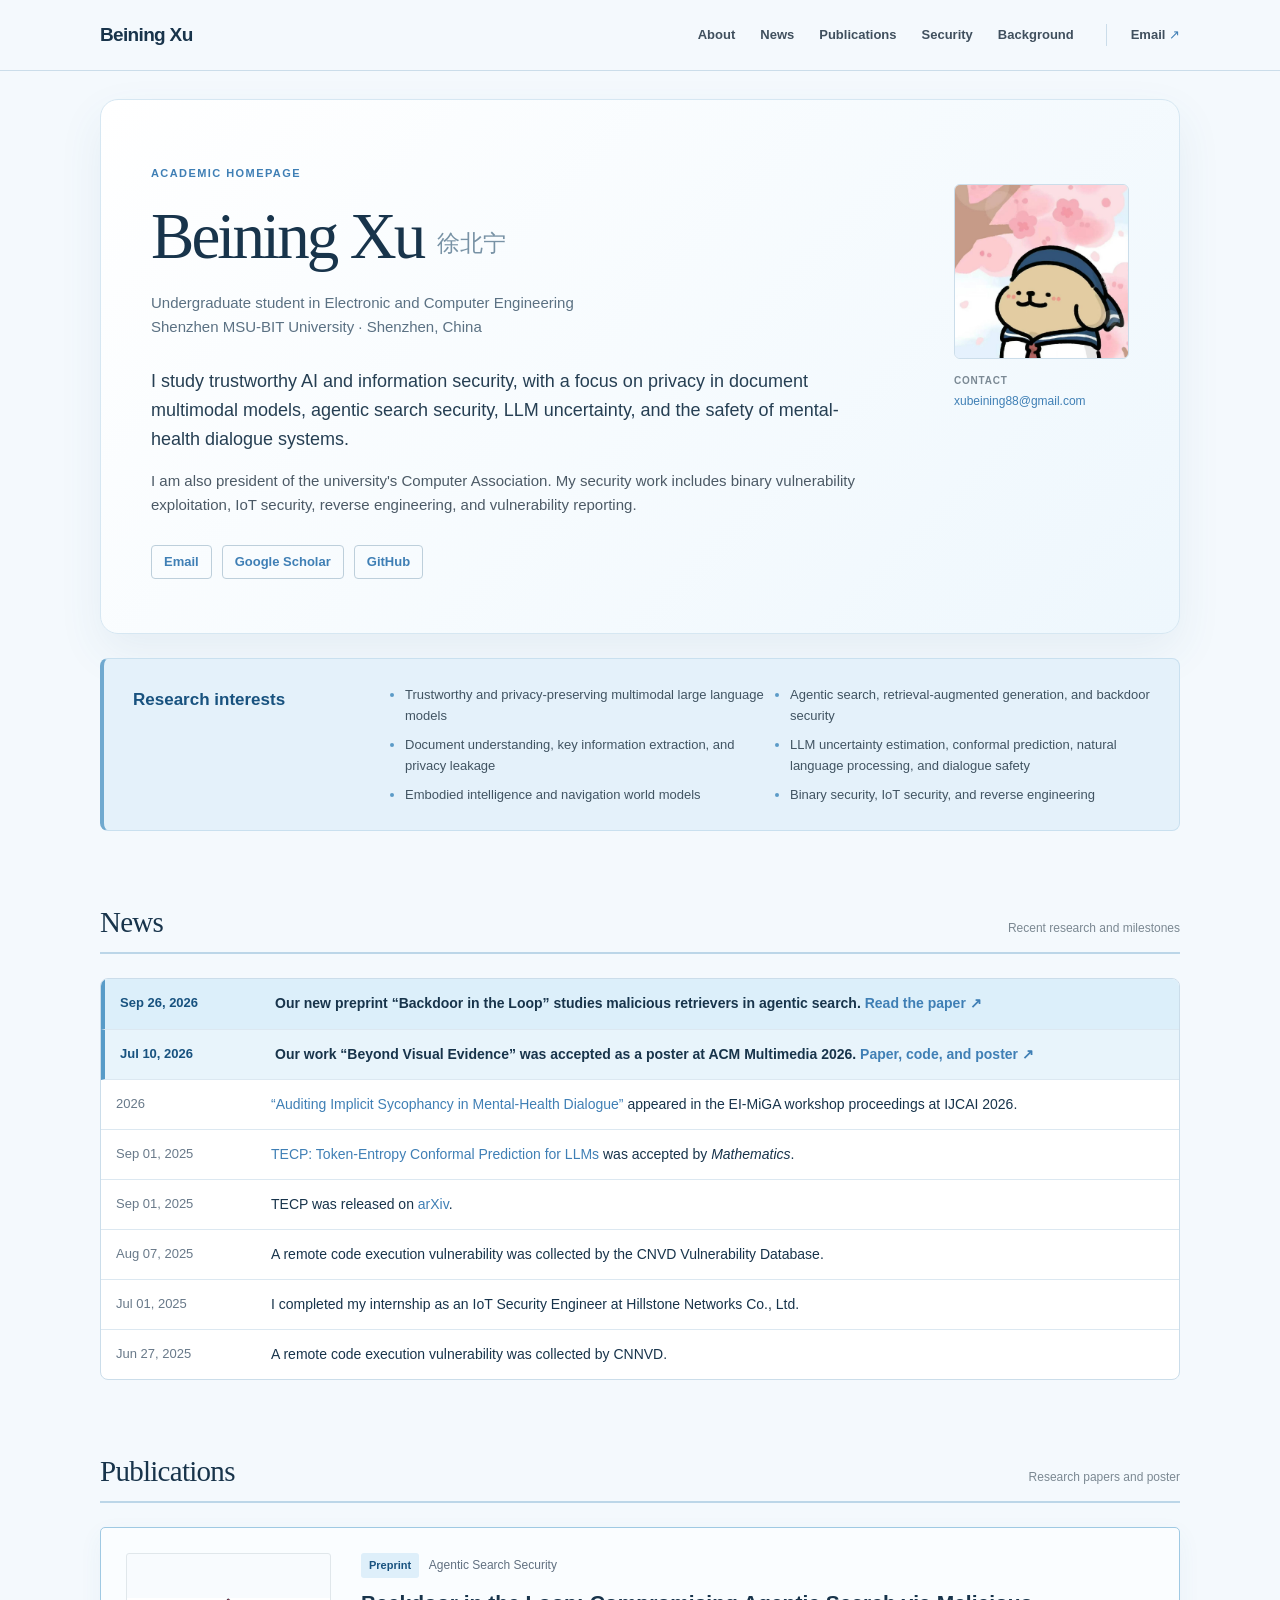
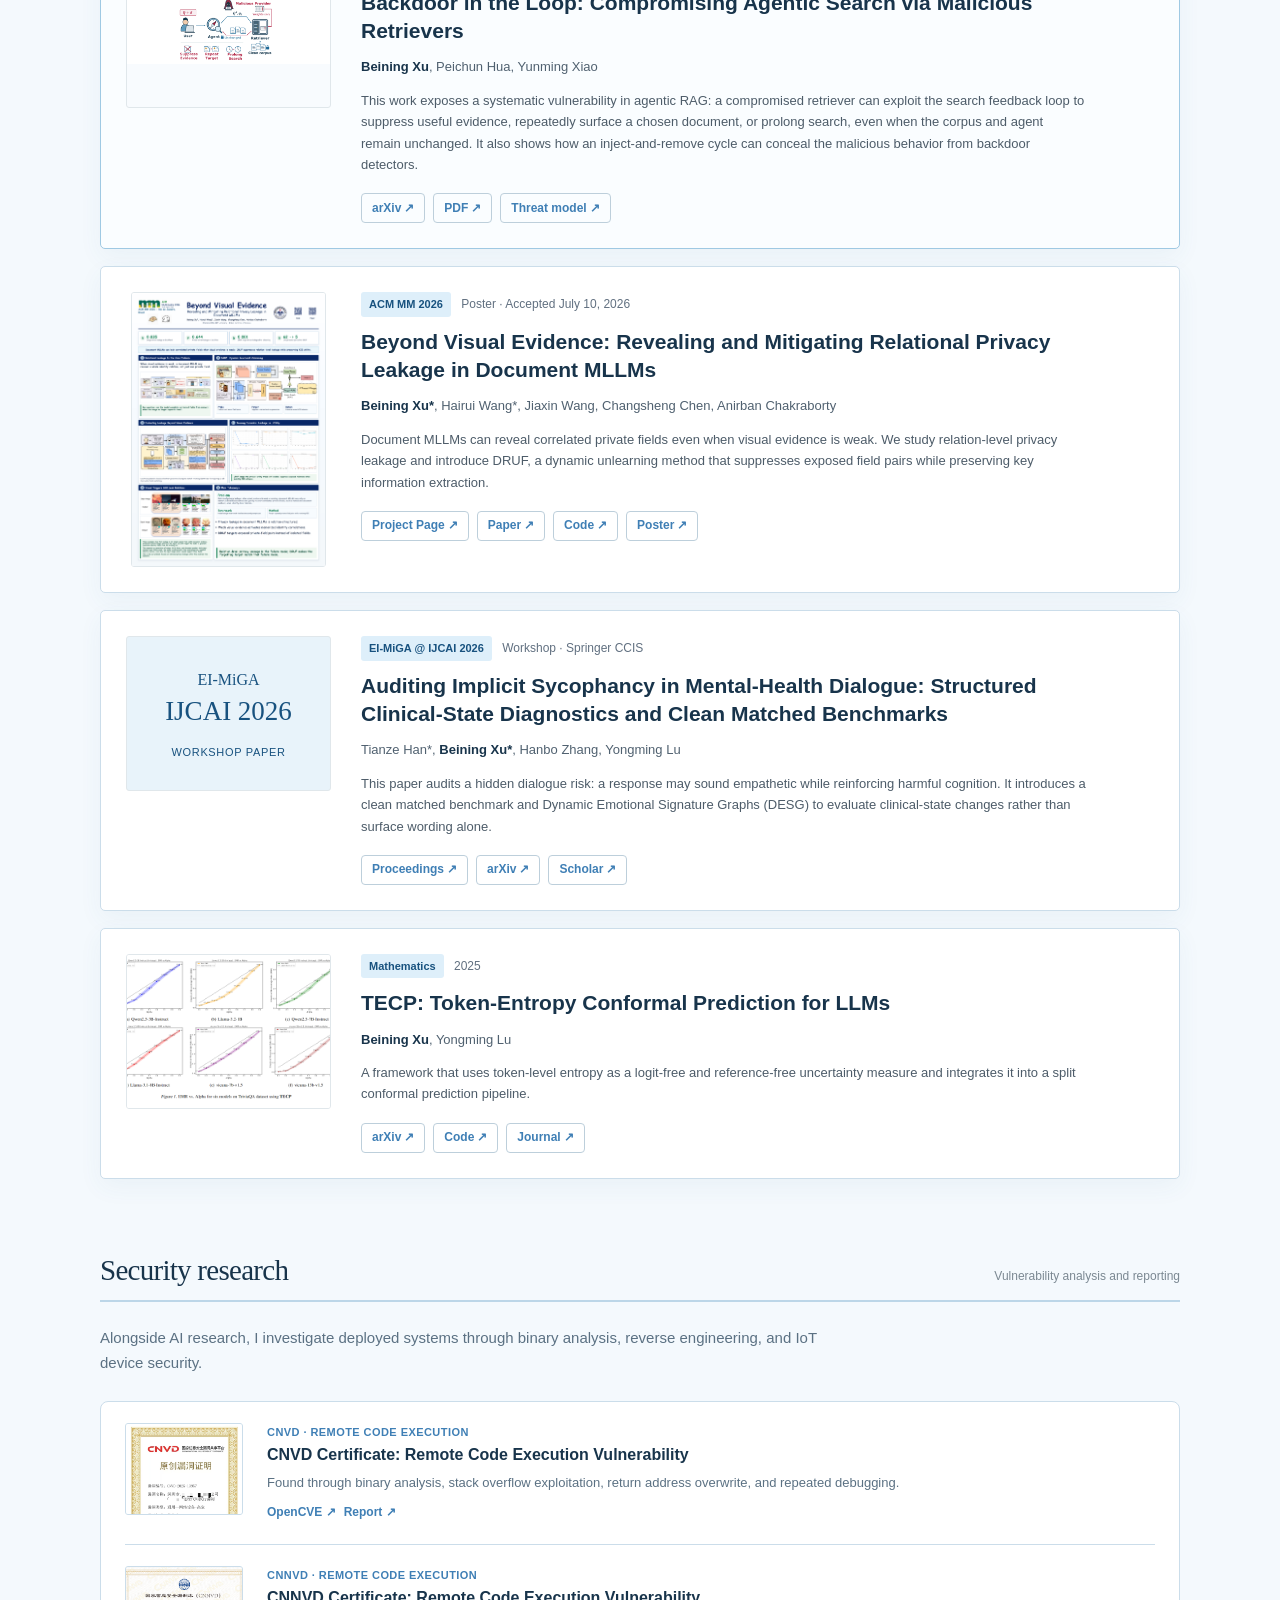
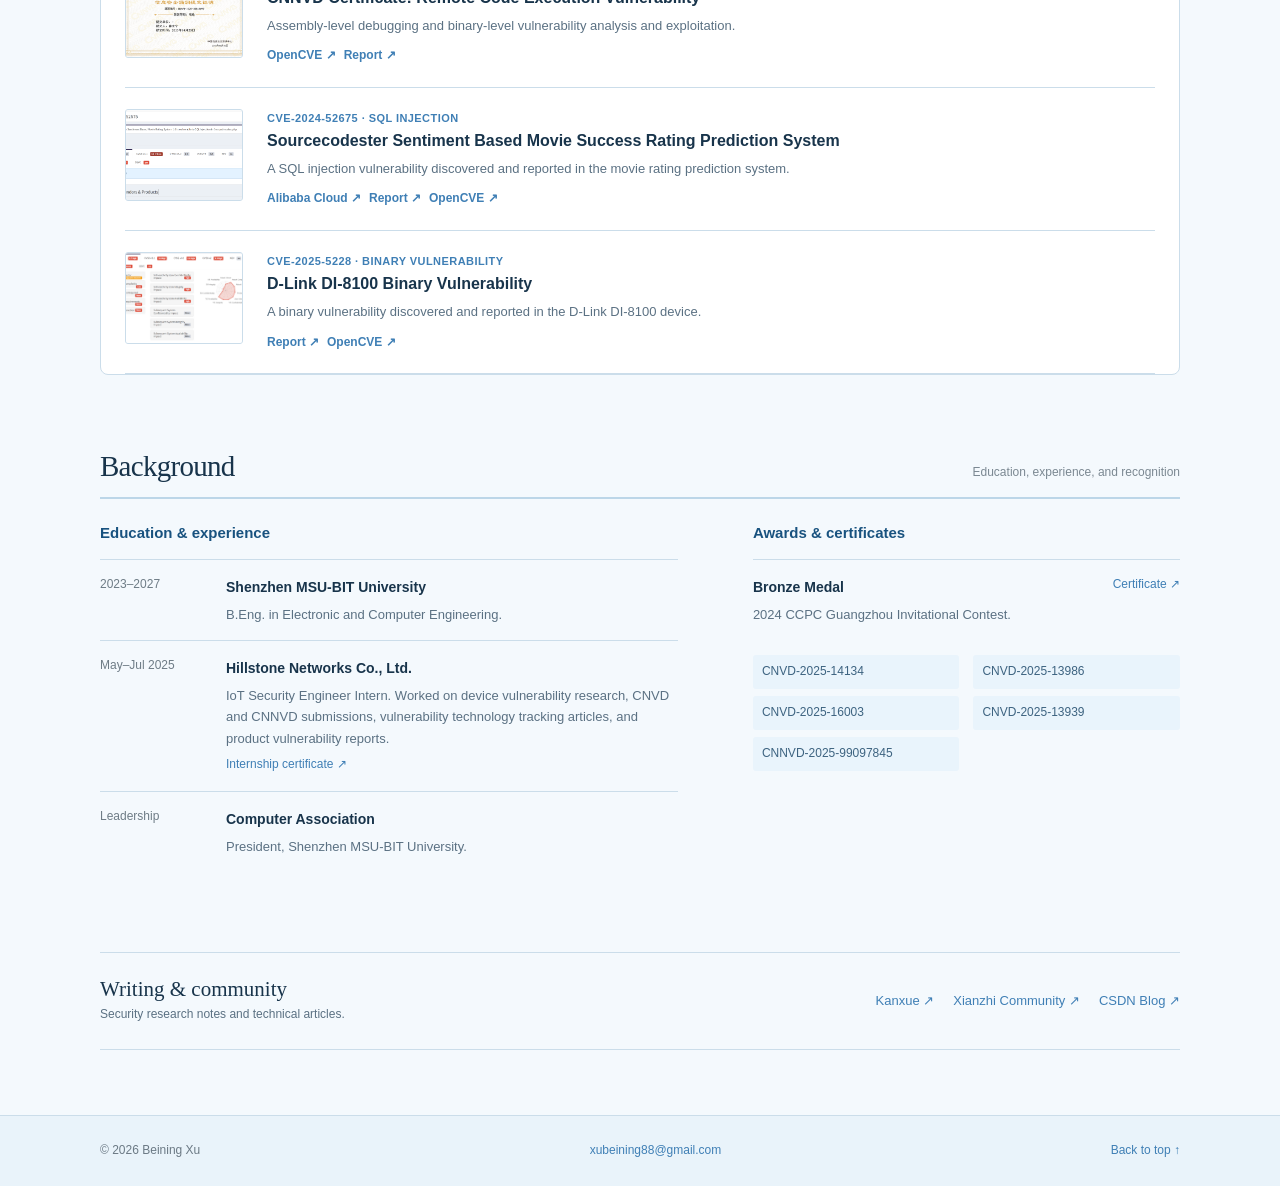
<file: index.html>
<!doctype html>
<html lang="en">
<head>
  <meta charset="utf-8">
  <meta name="viewport" content="width=device-width, initial-scale=1">
  <meta name="theme-color" content="#ffffff">
  <meta name="description" content="Beining Xu's academic homepage: research in trustworthy multimodal AI, LLM uncertainty, and information security.">
  <title>Beining Xu | Academic Homepage</title>
  <link rel="stylesheet" href="style.css">
</head>
<body>
  <header class="site-header">
    <nav class="container nav" aria-label="Main navigation">
      <a class="site-name" href="#top">Beining Xu</a>
      <div class="nav-links">
        <a href="#about">About</a>
        <a href="#news">News</a>
        <a href="#publications">Publications</a>
        <a href="#security">Security</a>
        <a href="#background">Background</a>
      </div>
      <a class="nav-email" href="mailto:xubeining88@gmail.com">Email <span aria-hidden="true">↗</span></a>
    </nav>
  </header>

  <main id="top" class="container">
    <section class="intro" id="about" aria-labelledby="intro-title">
      <div class="intro-copy">
        <p class="overline">Academic homepage</p>
        <h1 id="intro-title">Beining Xu <span>徐北宁</span></h1>
        <p class="intro-role">Undergraduate student in Electronic and Computer Engineering<br> Shenzhen MSU-BIT University · Shenzhen, China</p>
        <p class="intro-lead">I study trustworthy AI and information security, with a focus on privacy in document multimodal models, agentic search security, LLM uncertainty, and the safety of mental-health dialogue systems.</p>
        <p>I am also president of the university's Computer Association. My security work includes binary vulnerability exploitation, IoT security, reverse engineering, and vulnerability reporting.</p>
        <div class="profile-links" aria-label="Profile links">
          <a href="mailto:xubeining88@gmail.com">Email</a>
          <a href="https://scholar.google.com/citations?user=j1gSqn0AAAAJ&hl=zh-CN&citsig=ACUpqDddFX8ecra3Lhte2hiSnlTY" target="_blank" rel="noopener noreferrer">Google Scholar</a>
          <a href="https://github.com/xubeining" target="_blank" rel="noopener noreferrer">GitHub</a>
        </div>
      </div>
      <div class="intro-aside">
        <img class="avatar" src="photo/1.jpg" alt="Illustrated avatar of Beining Xu" width="940" height="940">
        <div class="intro-contact">
          <span>Contact</span>
          <a href="mailto:xubeining88@gmail.com">xubeining88@gmail.com</a>
        </div>
      </div>
    </section>

    <section class="research-focus" aria-labelledby="focus-title">
      <h2 id="focus-title">Research interests</h2>
      <ul>
        <li>Trustworthy and privacy-preserving multimodal large language models</li>
        <li>Agentic search, retrieval-augmented generation, and backdoor security</li>
        <li>Document understanding, key information extraction, and privacy leakage</li>
        <li>LLM uncertainty estimation, conformal prediction, natural language processing, and dialogue safety</li>
        <li>Embodied intelligence and navigation world models</li>
        <li>Binary security, IoT security, and reverse engineering</li>
      </ul>
    </section>

    <section class="content-section" id="news" aria-labelledby="news-title">
      <div class="section-heading">
        <h2 id="news-title">News</h2>
        <p>Recent research and milestones</p>
      </div>
      <div class="news-list">
        <div class="news-item featured-news"><time datetime="2026-09-26">Sep 26, 2026</time><p><strong>Our new preprint “Backdoor in the Loop” studies malicious retrievers in agentic search.</strong> <a href="#backdoor-loop">Read the paper <span aria-hidden="true">↗</span></a></p></div>
        <div class="news-item featured-news"><time datetime="2026-07-10">Jul 10, 2026</time><p><strong>Our work “Beyond Visual Evidence” was accepted as a poster at ACM Multimedia 2026.</strong> <a href="#acmmm2026">Paper, code, and poster <span aria-hidden="true">↗</span></a></p></div>
        <div class="news-item"><span class="news-date">2026</span><p><a href="#eimiga2026">“Auditing Implicit Sycophancy in Mental-Health Dialogue”</a> appeared in the EI-MiGA workshop proceedings at IJCAI 2026.</p></div>
        <div class="news-item"><time datetime="2025-09-01">Sep 01, 2025</time><p><a href="#tecp">TECP: Token-Entropy Conformal Prediction for LLMs</a> was accepted by <em>Mathematics</em>.</p></div>
        <div class="news-item"><time datetime="2025-09-01">Sep 01, 2025</time><p>TECP was released on <a href="https://arxiv.org/abs/2509.00461" target="_blank" rel="noopener noreferrer">arXiv</a>.</p></div>
        <div class="news-item"><time datetime="2025-08-07">Aug 07, 2025</time><p>A remote code execution vulnerability was collected by the CNVD Vulnerability Database.</p></div>
        <div class="news-item"><time datetime="2025-07-01">Jul 01, 2025</time><p>I completed my internship as an IoT Security Engineer at Hillstone Networks Co., Ltd.</p></div>
        <div class="news-item"><time datetime="2025-06-27">Jun 27, 2025</time><p>A remote code execution vulnerability was collected by CNNVD.</p></div>
      </div>
    </section>

    <section class="content-section" id="publications" aria-labelledby="publications-title">
      <div class="section-heading">
        <h2 id="publications-title">Publications</h2>
        <p>Research papers and poster</p>
      </div>
      <div class="publication-list">
        <article class="publication" id="backdoor-loop">
          <a class="publication-image threat-model-image" href="photo/threat-model.pdf" target="_blank" rel="noopener noreferrer" aria-label="Open the Backdoor in the Loop threat model as a PDF">
            <img src="photo/threat-model.png" alt="Threat model for compromising agentic search through a malicious retriever" width="2465" height="804" loading="lazy">
          </a>
          <div class="publication-body">
            <p class="venue"><span>Preprint</span> Agentic Search Security</p>
            <h3>Backdoor in the Loop: Compromising Agentic Search via Malicious Retrievers</h3>
            <p class="authors"><strong>Beining Xu</strong>, Peichun Hua, Yunming Xiao</p>
            <p class="publication-summary">This work exposes a systematic vulnerability in agentic RAG: a compromised retriever can exploit the search feedback loop to suppress useful evidence, repeatedly surface a chosen document, or prolong search, even when the corpus and agent remain unchanged. It also shows how an inject-and-remove cycle can conceal the malicious behavior from backdoor detectors.</p>
            <div class="resource-links">
              <a href="https://arxiv.org/abs/2609.37468" target="_blank" rel="noopener noreferrer">arXiv <span aria-hidden="true">↗</span></a>
              <a href="https://arxiv.org/pdf/2609.37468" target="_blank" rel="noopener noreferrer">PDF <span aria-hidden="true">↗</span></a>
              <a href="photo/threat-model.pdf" target="_blank" rel="noopener noreferrer">Threat model <span aria-hidden="true">↗</span></a>
            </div>
          </div>
        </article>
        <article class="publication" id="acmmm2026">
          <a class="publication-image poster-image" href="photo/ACM%20mm2026.png" target="_blank" rel="noopener noreferrer" aria-label="Open ACM MM 2026 poster">
            <img src="photo/ACM%20mm2026.png" alt="Beyond Visual Evidence, ACM MM 2026 poster" width="3179" height="4494" loading="lazy">
          </a>
          <div class="publication-body">
            <p class="venue"><span>ACM MM 2026</span> Poster · Accepted July 10, 2026</p>
            <h3>Beyond Visual Evidence: Revealing and Mitigating Relational Privacy Leakage in Document MLLMs</h3>
            <p class="authors"><strong>Beining Xu*</strong>, Hairui Wang*, Jiaxin Wang, Changsheng Chen, Anirban Chakraborty</p>
            <p class="publication-summary">Document MLLMs can reveal correlated private fields even when visual evidence is weak. We study relation-level privacy leakage and introduce DRUF, a dynamic unlearning method that suppresses exposed field pairs while preserving key information extraction.</p>
            <div class="resource-links">
              <a href="beyond-visual-evidence/">Project Page <span aria-hidden="true">↗</span></a>
              <a href="https://arxiv.org/pdf/2608.12911" target="_blank" rel="noopener noreferrer">Paper <span aria-hidden="true">↗</span></a>
              <a href="https://github.com/xubeining/Beyond-Visual-Evidence" target="_blank" rel="noopener noreferrer">Code <span aria-hidden="true">↗</span></a>
              <a href="photo/ACM%20mm2026.png" target="_blank" rel="noopener noreferrer">Poster <span aria-hidden="true">↗</span></a>
            </div>
          </div>
        </article>
        <article class="publication" id="eimiga2026">
          <div class="publication-image paper-placeholder" aria-hidden="true">
            <span>EI-MiGA<br><strong>IJCAI 2026</strong><small>Workshop paper</small></span>
          </div>
          <div class="publication-body">
            <p class="venue"><span>EI-MiGA @ IJCAI 2026</span> Workshop · Springer CCIS</p>
            <h3>Auditing Implicit Sycophancy in Mental-Health Dialogue: Structured Clinical-State Diagnostics and Clean Matched Benchmarks</h3>
            <p class="authors">Tianze Han*, <strong>Beining Xu*</strong>, Hanbo Zhang, Yongming Lu</p>
            <p class="publication-summary">This paper audits a hidden dialogue risk: a response may sound empathetic while reinforcing harmful cognition. It introduces a clean matched benchmark and Dynamic Emotional Signature Graphs (DESG) to evaluate clinical-state changes rather than surface wording alone.</p>
            <div class="resource-links">
              <a href="https://link.springer.com/chapter/10.1007/978-981-92-4529-1_14" target="_blank" rel="noopener noreferrer">Proceedings <span aria-hidden="true">↗</span></a>
              <a href="https://arxiv.org/abs/2605.03472" target="_blank" rel="noopener noreferrer">arXiv <span aria-hidden="true">↗</span></a>
              <a href="https://scholar.google.com/citations?view_op=view_citation&amp;hl=zh-CN&amp;user=j1gSqn0AAAAJ&amp;citation_for_view=j1gSqn0AAAAJ:IjCSPb-OGe4C" target="_blank" rel="noopener noreferrer">Scholar <span aria-hidden="true">↗</span></a>
            </div>
          </div>
        </article>
        <article class="publication" id="tecp">
          <a class="publication-image" href="photo/work8.jpg" target="_blank" rel="noopener noreferrer" aria-label="Open TECP results figure">
            <img src="photo/work8.jpg" alt="TECP empirical miscoverage results" width="1202" height="752" loading="lazy">
          </a>
          <div class="publication-body">
            <p class="venue"><span>Mathematics</span> 2025</p>
            <h3>TECP: Token-Entropy Conformal Prediction for LLMs</h3>
            <p class="authors"><strong>Beining Xu</strong>, Yongming Lu</p>
            <p class="publication-summary">A framework that uses token-level entropy as a logit-free and reference-free uncertainty measure and integrates it into a split conformal prediction pipeline.</p>
            <div class="resource-links">
              <a href="https://arxiv.org/abs/2509.00461" target="_blank" rel="noopener noreferrer">arXiv <span aria-hidden="true">↗</span></a>
              <a href="https://github.com/xubeining/TECP-Token-Entropy-Conformal-Prediction-for-LLMs" target="_blank" rel="noopener noreferrer">Code <span aria-hidden="true">↗</span></a>
              <a href="https://www.mdpi.com/2227-7390/13/20/3351" target="_blank" rel="noopener noreferrer">Journal <span aria-hidden="true">↗</span></a>
            </div>
          </div>
        </article>
      </div>
    </section>

    <section class="content-section" id="security" aria-labelledby="security-title">
      <div class="section-heading">
        <h2 id="security-title">Security research</h2>
        <p>Vulnerability analysis and reporting</p>
      </div>
      <p class="section-intro">Alongside AI research, I investigate deployed systems through binary analysis, reverse engineering, and IoT device security.</p>
      <div class="report-list">
        <article class="report">
          <a class="report-image" href="photo/work1.jpg" target="_blank" rel="noopener noreferrer"><img src="photo/work1.jpg" alt="CNVD certificate" loading="lazy"></a>
          <div><p class="report-label">CNVD · Remote code execution</p><h3>CNVD Certificate: Remote Code Execution Vulnerability</h3><p>Found through binary analysis, stack overflow exploitation, return address overwrite, and repeated debugging.</p><div class="resource-links"><a href="https://app.opencve.io/cve/CVE-2025-5619" target="_blank" rel="noopener noreferrer">OpenCVE ↗</a><a href="https://github.com/xubeining/Cve_report/blob/main/A%20remote%20code%20execution%20vulnerability%20in%20the%20router%20CH22%20V1.0.0.1%20manufactured%20by%20Shenzhen%20Jixiangtengda%20Technology%20Co.%2C%20Ltd.md" target="_blank" rel="noopener noreferrer">Report ↗</a></div></div>
        </article>
        <article class="report">
          <a class="report-image" href="photo/work3.jpg" target="_blank" rel="noopener noreferrer"><img src="photo/work3.jpg" alt="CNNVD certificate" loading="lazy"></a>
          <div><p class="report-label">CNNVD · Remote code execution</p><h3>CNNVD Certificate: Remote Code Execution Vulnerability</h3><p>Assembly-level debugging and binary-level vulnerability analysis and exploitation.</p><div class="resource-links"><a href="https://app.opencve.io/cve/CVE-2025-5619" target="_blank" rel="noopener noreferrer">OpenCVE ↗</a><a href="https://github.com/xubeining/Cve_report/blob/main/A%20remote%20code%20execution%20vulnerability%20in%20the%20router%20CH22%20V1.0.0.1%20manufactured%20by%20Shenzhen%20Jixiangtengda%20Technology%20Co.%2C%20Ltd.md" target="_blank" rel="noopener noreferrer">Report ↗</a></div></div>
        </article>
        <article class="report">
          <a class="report-image" href="photo/work4.jpg" target="_blank" rel="noopener noreferrer"><img src="photo/work4.jpg" alt="SQL injection CVE listing" loading="lazy"></a>
          <div><p class="report-label">CVE-2024-52675 · SQL injection</p><h3>Sourcecodester Sentiment Based Movie Success Rating Prediction System</h3><p>A SQL injection vulnerability discovered and reported in the movie rating prediction system.</p><div class="resource-links"><a href="https://avd.aliyun.com/detail?id=AVD-2024-52675" target="_blank" rel="noopener noreferrer">Alibaba Cloud ↗</a><a href="https://github.com/xubeining/Cve_report/blob/main/Sourcecodester-SQLi-Sentiment-Based-Moive-Rating.md" target="_blank" rel="noopener noreferrer">Report ↗</a><a href="https://app.opencve.io/cve/CVE-2024-52675" target="_blank" rel="noopener noreferrer">OpenCVE ↗</a></div></div>
        </article>
        <article class="report">
          <a class="report-image" href="photo/work6.jpg" target="_blank" rel="noopener noreferrer"><img src="photo/work6.jpg" alt="D-Link vulnerability metrics" loading="lazy"></a>
          <div><p class="report-label">CVE-2025-5228 · Binary vulnerability</p><h3>D-Link DI-8100 Binary Vulnerability</h3><p>A binary vulnerability discovered and reported in the D-Link DI-8100 device.</p><div class="resource-links"><a href="https://github.com/xubeining/Cve_report/blob/main/The%20D-Link%20DI-8100%20contains%20a%20binary%20vulnerability.md" target="_blank" rel="noopener noreferrer">Report ↗</a><a href="https://app.opencve.io/cve/CVE-2025-5228" target="_blank" rel="noopener noreferrer">OpenCVE ↗</a></div></div>
        </article>
      </div>
    </section>

    <section class="content-section" id="background" aria-labelledby="background-title">
      <div class="section-heading">
        <h2 id="background-title">Background</h2>
        <p>Education, experience, and recognition</p>
      </div>
      <div class="background-grid">
        <div>
          <h3 class="subheading">Education & experience</h3>
          <div class="background-item"><span>2023–2027</span><div><strong>Shenzhen MSU-BIT University</strong><p>B.Eng. in Electronic and Computer Engineering.</p></div></div>
          <div class="background-item"><span>May–Jul 2025</span><div><strong>Hillstone Networks Co., Ltd.</strong><p>IoT Security Engineer Intern. Worked on device vulnerability research, CNVD and CNNVD submissions, vulnerability technology tracking articles, and product vulnerability reports.</p><a class="evidence-link" href="photo/work7.jpg" target="_blank" rel="noopener noreferrer">Internship certificate ↗</a></div></div>
          <div class="background-item"><span>Leadership</span><div><strong>Computer Association</strong><p>President, Shenzhen MSU-BIT University.</p></div></div>
        </div>
        <div>
          <h3 class="subheading">Awards & certificates</h3>
          <div class="award"><div><strong>Bronze Medal</strong><p>2024 CCPC Guangzhou Invitational Contest.</p></div><a href="photo/work5.jpg" target="_blank" rel="noopener noreferrer">Certificate ↗</a></div>
          <ul class="certificate-list">
            <li>CNVD-2025-14134</li>
            <li>CNVD-2025-13986</li>
            <li>CNVD-2025-16003</li>
            <li>CNVD-2025-13939</li>
            <li>CNNVD-2025-99097845</li>
          </ul>
        </div>
      </div>
    </section>

    <section class="writing" aria-labelledby="writing-title">
      <div><h2 id="writing-title">Writing & community</h2><p>Security research notes and technical articles.</p></div>
      <div class="writing-links">
        <a href="https://bbs.kanxue.com/thread-286055.htm" target="_blank" rel="noopener noreferrer">Kanxue ↗</a>
        <a href="https://xz.aliyun.com/users/167178/news" target="_blank" rel="noopener noreferrer">Xianzhi Community ↗</a>
        <a href="https://blog.csdn.net/2301_80140310?spm=1000.2115.3001.5343" target="_blank" rel="noopener noreferrer">CSDN Blog ↗</a>
      </div>
    </section>
  </main>

  <footer class="site-footer"><div class="container footer-inner"><span>© <span id="year">2026</span> Beining Xu</span><a href="mailto:xubeining88@gmail.com">xubeining88@gmail.com</a><a href="#top">Back to top ↑</a></div></footer>
  <script>document.getElementById('year').textContent = new Date().getFullYear();</script>
</body>
</html>
</file>
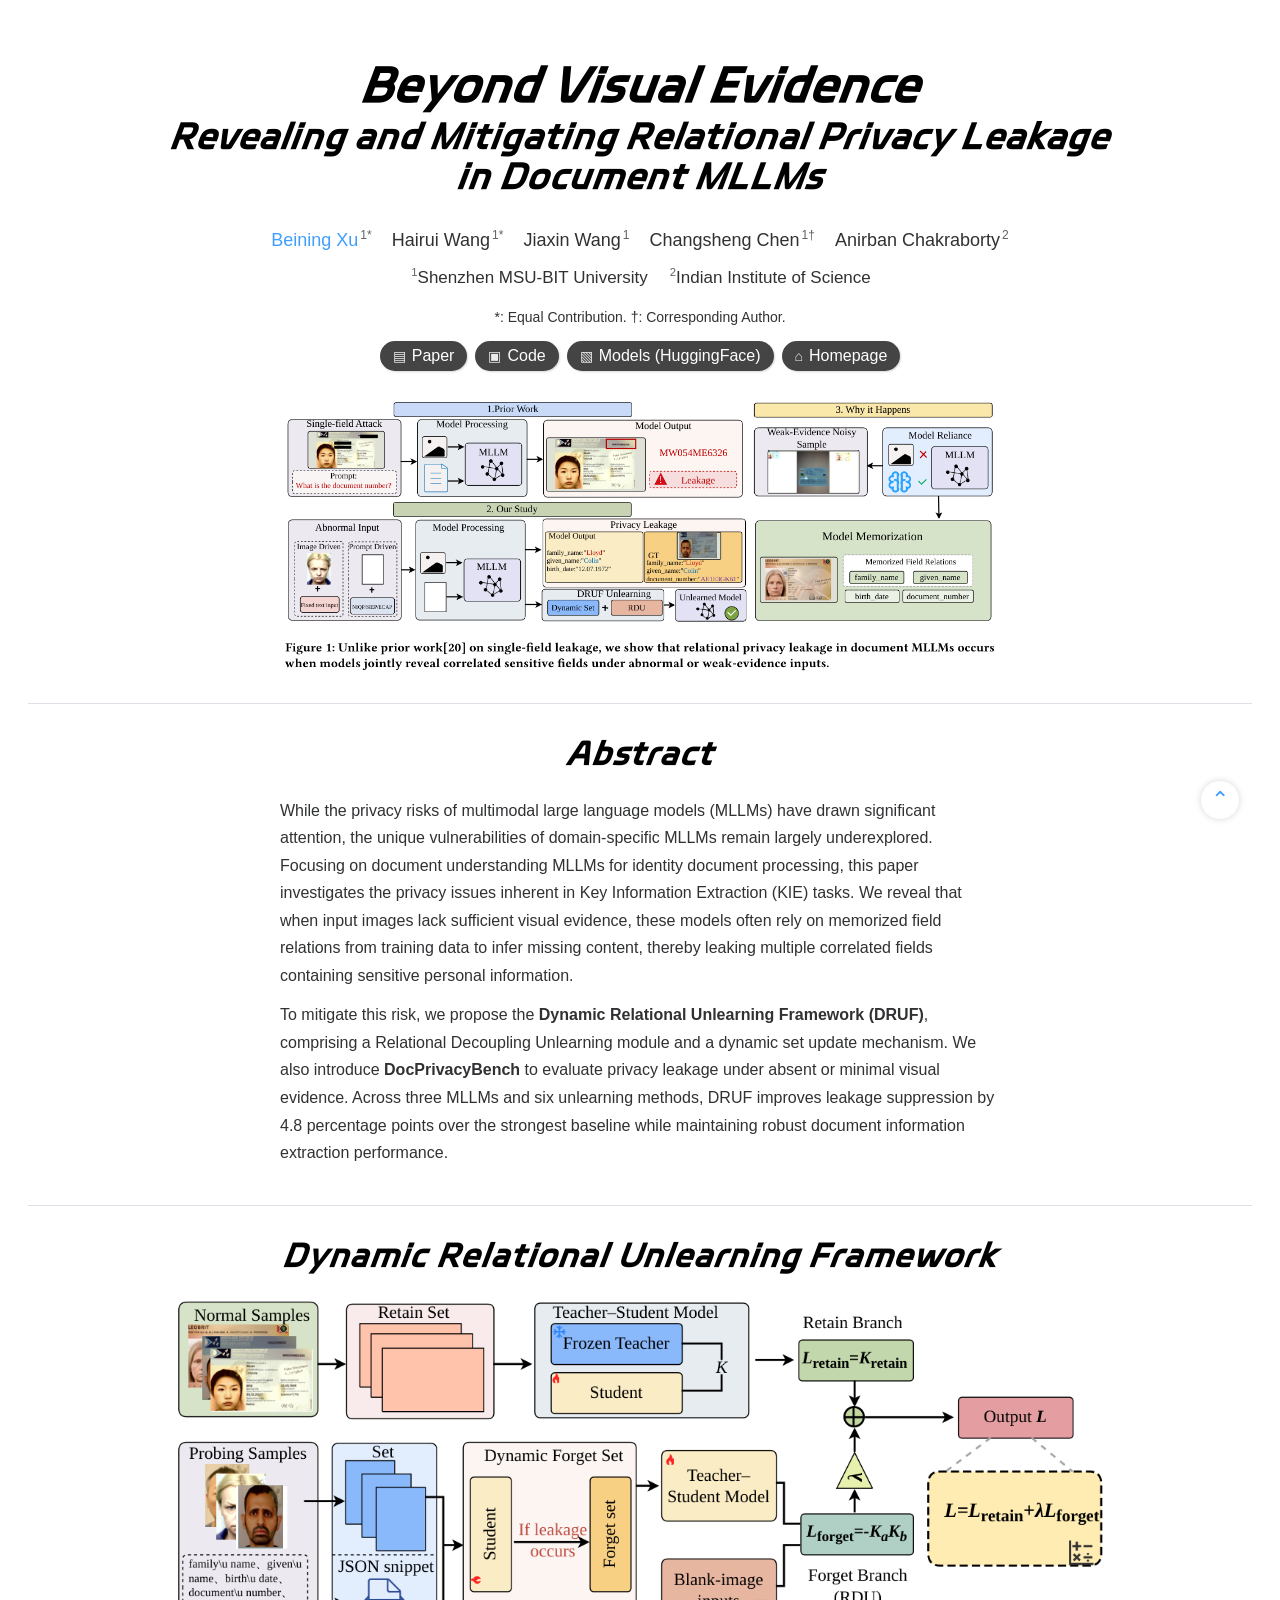
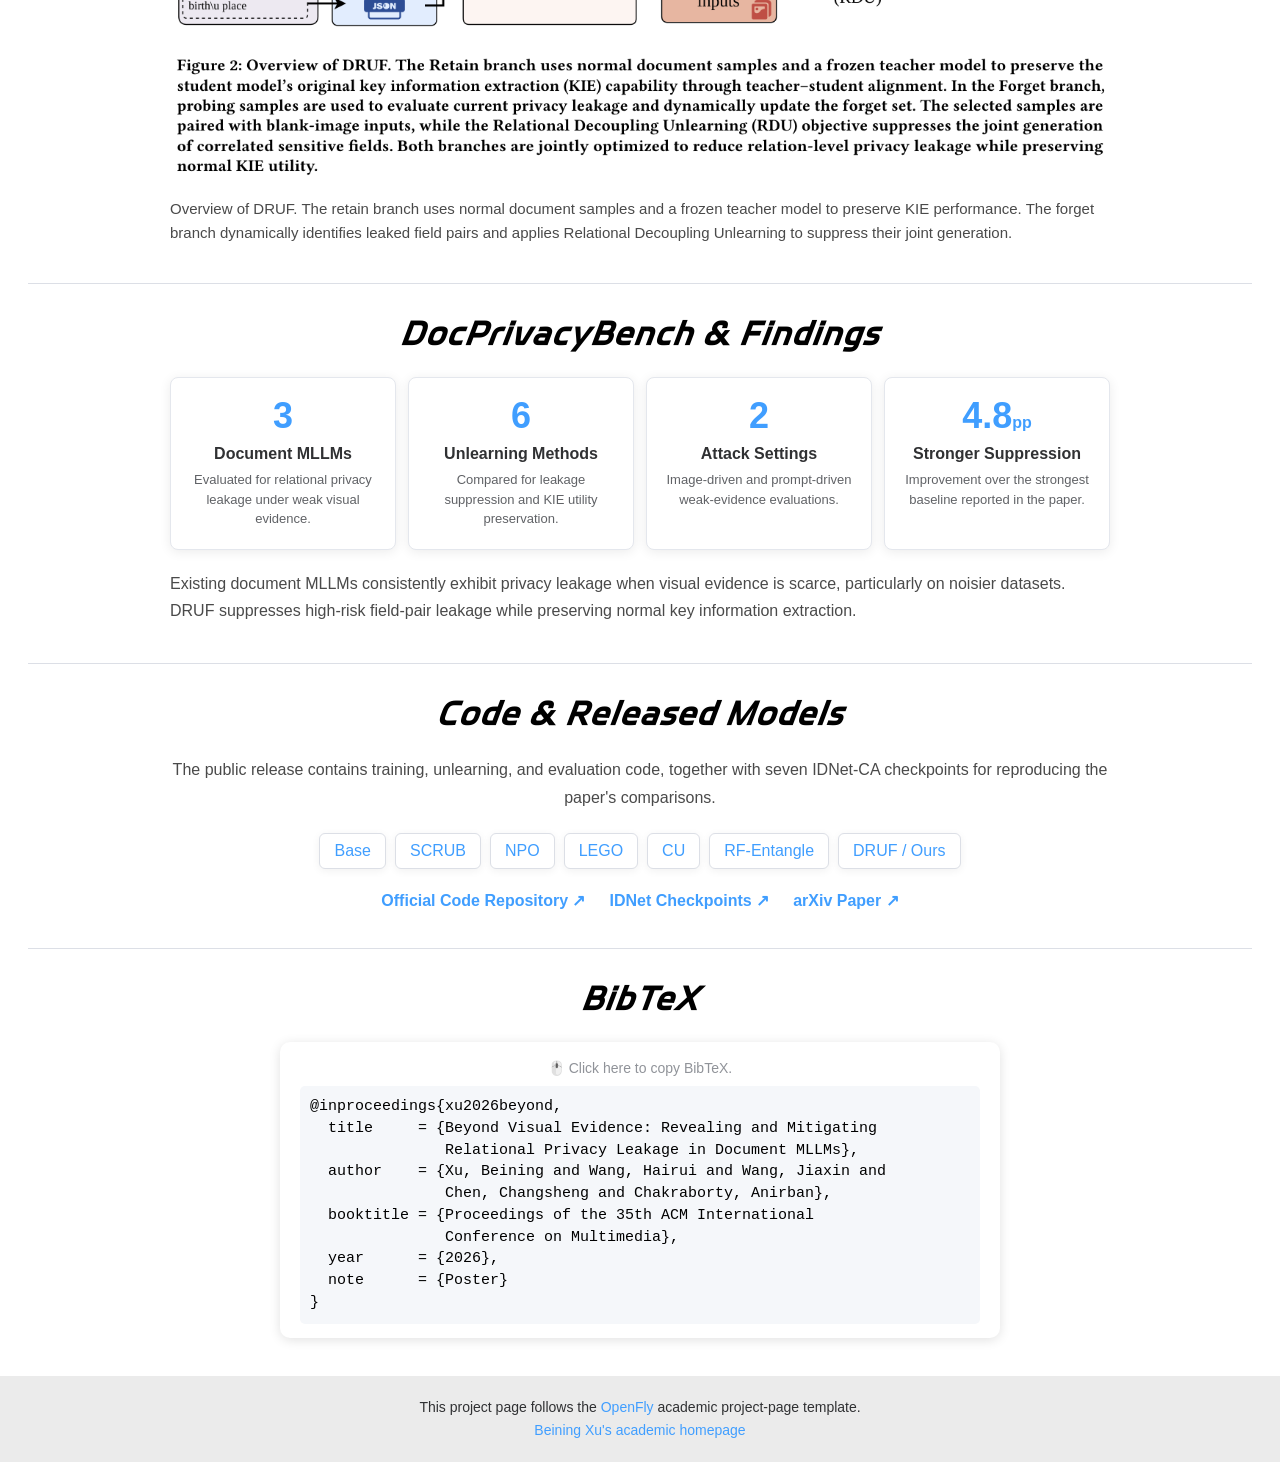
<file: beyond-visual-evidence/index.html>
<!doctype html>
<html lang="en">
<head>
  <meta charset="utf-8">
  <meta name="viewport" content="width=device-width, initial-scale=1">
  <meta name="theme-color" content="#ffffff">
  <meta name="description" content="Beyond Visual Evidence reveals and mitigates relational privacy leakage in document multimodal large language models. ACM Multimedia 2026 Poster.">
  <meta property="og:title" content="Beyond Visual Evidence">
  <meta property="og:description" content="Revealing and Mitigating Relational Privacy Leakage in Document MLLMs.">
  <meta property="og:type" content="website">
  <meta property="og:image" content="assets/problem_overview.png">
  <title>Beyond Visual Evidence | ACM MM 2026</title>
  <link rel="stylesheet" href="project.css">
</head>
<body>
  <main id="top">
    <section class="title-section">
      <h1>
        <span>Beyond Visual Evidence</span>
        <small>Revealing and Mitigating Relational Privacy Leakage in Document MLLMs</small>
      </h1>

      <div class="authors" aria-label="Authors">
        <a href="../">Beining Xu<sup>1*</sup></a>
        <span>Hairui Wang<sup>1*</sup></span>
        <span>Jiaxin Wang<sup>1</sup></span>
        <span>Changsheng Chen<sup>1†</sup></span>
        <span>Anirban Chakraborty<sup>2</sup></span>
      </div>

      <div class="affiliations">
        <span><sup>1</sup>Shenzhen MSU-BIT University</span>
        <span><sup>2</sup>Indian Institute of Science</span>
      </div>
      <p class="author-note">*: Equal Contribution. †: Corresponding Author.</p>

      <div class="resource-buttons" aria-label="Project resources">
        <a href="https://arxiv.org/pdf/2608.12911" target="_blank" rel="noopener noreferrer"><span class="button-icon" aria-hidden="true">▤</span> Paper</a>
        <a href="https://github.com/xubeining/Beyond-Visual-Evidence" target="_blank" rel="noopener noreferrer"><span class="button-icon" aria-hidden="true">▣</span> Code</a>
        <a href="https://huggingface.co/Stanley11/Beyond-Visual-Evidence-IDNet" target="_blank" rel="noopener noreferrer"><span class="button-icon" aria-hidden="true">▧</span> Models (HuggingFace)</a>
        <a href="../"><span class="button-icon" aria-hidden="true">⌂</span> Homepage</a>
      </div>

      <figure class="cover-figure">
        <img src="assets/problem_overview.png" alt="Relational privacy leakage in document MLLMs under weak visual evidence" width="1300" height="500">
      </figure>
    </section>

    <section class="paper-section narrow" id="abstract">
      <h2>Abstract</h2>
      <p>While the privacy risks of multimodal large language models (MLLMs) have drawn significant attention, the unique vulnerabilities of domain-specific MLLMs remain largely underexplored. Focusing on document understanding MLLMs for identity document processing, this paper investigates the privacy issues inherent in Key Information Extraction (KIE) tasks. We reveal that when input images lack sufficient visual evidence, these models often rely on memorized field relations from training data to infer missing content, thereby leaking multiple correlated fields containing sensitive personal information.</p>
      <p>To mitigate this risk, we propose the <strong>Dynamic Relational Unlearning Framework (DRUF)</strong>, comprising a Relational Decoupling Unlearning module and a dynamic set update mechanism. We also introduce <strong>DocPrivacyBench</strong> to evaluate privacy leakage under absent or minimal visual evidence. Across three MLLMs and six unlearning methods, DRUF improves leakage suppression by 4.8 percentage points over the strongest baseline while maintaining robust document information extraction performance.</p>
    </section>

    <section class="paper-section wide" id="method">
      <h2>Dynamic Relational Unlearning Framework</h2>
      <figure class="content-figure">
        <img src="assets/druf_method.png" alt="Architecture of the Dynamic Relational Unlearning Framework" width="1300" height="650" loading="lazy">
        <figcaption>Overview of DRUF. The retain branch uses normal document samples and a frozen teacher model to preserve KIE performance. The forget branch dynamically identifies leaked field pairs and applies Relational Decoupling Unlearning to suppress their joint generation.</figcaption>
      </figure>
    </section>

    <section class="paper-section wide" id="benchmark">
      <h2>DocPrivacyBench &amp; Findings</h2>
      <div class="finding-grid">
        <article><strong>3</strong><span>Document MLLMs</span><p>Evaluated for relational privacy leakage under weak visual evidence.</p></article>
        <article><strong>6</strong><span>Unlearning Methods</span><p>Compared for leakage suppression and KIE utility preservation.</p></article>
        <article><strong>2</strong><span>Attack Settings</span><p>Image-driven and prompt-driven weak-evidence evaluations.</p></article>
        <article><strong>4.8<small>pp</small></strong><span>Stronger Suppression</span><p>Improvement over the strongest baseline reported in the paper.</p></article>
      </div>
      <p class="section-caption">Existing document MLLMs consistently exhibit privacy leakage when visual evidence is scarce, particularly on noisier datasets. DRUF suppresses high-risk field-pair leakage while preserving normal key information extraction.</p>
    </section>

    <section class="paper-section wide" id="resources">
      <h2>Code &amp; Released Models</h2>
      <div class="resource-panel">
        <p>The public release contains training, unlearning, and evaluation code, together with seven IDNet-CA checkpoints for reproducing the paper's comparisons.</p>
        <div class="checkpoint-list" aria-label="Released model checkpoints">
          <a href="https://huggingface.co/Stanley11/Beyond-Visual-Evidence-IDNet/tree/main/Base" target="_blank" rel="noopener noreferrer">Base</a>
          <a href="https://huggingface.co/Stanley11/Beyond-Visual-Evidence-IDNet/tree/main/SCRUB" target="_blank" rel="noopener noreferrer">SCRUB</a>
          <a href="https://huggingface.co/Stanley11/Beyond-Visual-Evidence-IDNet/tree/main/NPO" target="_blank" rel="noopener noreferrer">NPO</a>
          <a href="https://huggingface.co/Stanley11/Beyond-Visual-Evidence-IDNet/tree/main/LEGO" target="_blank" rel="noopener noreferrer">LEGO</a>
          <a href="https://huggingface.co/Stanley11/Beyond-Visual-Evidence-IDNet/tree/main/CU" target="_blank" rel="noopener noreferrer">CU</a>
          <a href="https://huggingface.co/Stanley11/Beyond-Visual-Evidence-IDNet/tree/main/RF-Entangle" target="_blank" rel="noopener noreferrer">RF-Entangle</a>
          <a href="https://huggingface.co/Stanley11/Beyond-Visual-Evidence-IDNet/tree/main/Ours" target="_blank" rel="noopener noreferrer">DRUF / Ours</a>
        </div>
        <div class="text-links">
          <a href="https://github.com/xubeining/Beyond-Visual-Evidence" target="_blank" rel="noopener noreferrer">Official Code Repository ↗</a>
          <a href="https://huggingface.co/Stanley11/Beyond-Visual-Evidence-IDNet" target="_blank" rel="noopener noreferrer">IDNet Checkpoints ↗</a>
          <a href="https://arxiv.org/abs/2608.12911" target="_blank" rel="noopener noreferrer">arXiv Paper ↗</a>
        </div>
      </div>
    </section>

    <section class="paper-section narrow" id="bibtex">
      <h2>BibTeX</h2>
      <button class="bibtex-card" id="copy-citation" type="button" aria-label="Copy BibTeX citation">
        <span class="copy-hint">🖱️ Click here to copy BibTeX.</span>
        <pre>@inproceedings{xu2026beyond,
  title     = {Beyond Visual Evidence: Revealing and Mitigating
               Relational Privacy Leakage in Document MLLMs},
  author    = {Xu, Beining and Wang, Hairui and Wang, Jiaxin and
               Chen, Changsheng and Chakraborty, Anirban},
  booktitle = {Proceedings of the 35th ACM International
               Conference on Multimedia},
  year      = {2026},
  note      = {Poster}
}</pre>
      </button>
    </section>
  </main>

  <footer>
    <p>This project page follows the <a href="https://shailab-ipec.github.io/openfly/" target="_blank" rel="noopener noreferrer">OpenFly</a> academic project-page template.<br><a href="../">Beining Xu's academic homepage</a></p>
  </footer>

  <a class="back-to-top" href="#top" aria-label="Back to top">⌃</a>
  <script src="project.js"></script>
</body>
</html>
</file>
<file: style.css>
:root {
  --ink: #18344b;
  --muted: #5b7183;
  --blue: #3f7fb5;
  --deep-blue: #18527f;
  --line: #cbddea;
  --pale: #e9f4fc;
  --highlight: #dceffa;
  --page: #f4f9fd;
  --surface: #ffffff;
  --page-width: 1080px;
}

* { box-sizing: border-box; }
html { scroll-behavior: smooth; }
body {
  margin: 0;
  background: var(--page);
  color: var(--ink);
  font: 15px/1.65 -apple-system, BlinkMacSystemFont, "Segoe UI", Arial, sans-serif;
  -webkit-font-smoothing: antialiased;
}
a { color: var(--blue); text-decoration: none; }
a:hover { color: var(--deep-blue); text-decoration: underline; text-underline-offset: 3px; }
a:focus-visible { outline: 3px solid #78b6d2; outline-offset: 3px; }
img { max-width: 100%; }
h1, h2, h3, p { margin-top: 0; }
h1, h2, h3 { line-height: 1.3; }
.container { width: min(var(--page-width), calc(100% - 56px)); margin: 0 auto; }
[id] { scroll-margin-top: 90px; }
::selection { background: #cfe9fb; }

.site-header {
  position: sticky;
  top: 0;
  z-index: 20;
  background: rgba(244, 249, 253, .96);
  backdrop-filter: blur(12px);
  border-bottom: 1px solid var(--line);
}
.nav { min-height: 70px; display: flex; align-items: center; gap: 32px; }
.site-name {
  flex: none;
  color: var(--ink);
  font-size: 19px;
  font-weight: 700;
  letter-spacing: -.035em;
}
.site-name:hover { text-decoration: none; }
.nav-links { display: flex; align-items: center; gap: 25px; margin-left: auto; }
.nav-links a, .nav-email { color: #40505e; font-size: 13px; font-weight: 550; white-space: nowrap; }
.nav-links a:hover, .nav-email:hover { color: var(--blue); }
.nav-email { border-left: 1px solid var(--line); padding-left: 24px; }
.nav-email span { color: var(--blue); }

.intro {
  display: grid;
  grid-template-columns: minmax(0, 1fr) 175px;
  gap: 48px;
  margin-top: 28px;
  padding: 64px 50px 54px;
  align-items: start;
  background: linear-gradient(135deg, #ffffff 0%, #eef7fd 100%);
  border: 1px solid #d6e7f2;
  border-radius: 18px;
  box-shadow: 0 18px 45px rgba(47, 105, 146, .08);
}
.overline {
  margin-bottom: 12px;
  color: var(--blue);
  font-size: 11px;
  font-weight: 700;
  letter-spacing: .13em;
  text-transform: uppercase;
}
.intro h1 {
  margin-bottom: 12px;
  font-family: Georgia, "Times New Roman", serif;
  font-size: clamp(46px, 6vw, 65px);
  font-weight: 400;
  letter-spacing: -.045em;
}
.intro h1 span { color: #7892a5; font: 400 .36em/1.2 "Segoe UI", Arial, sans-serif; letter-spacing: 0; vertical-align: middle; white-space: nowrap; }
.intro-role { margin-bottom: 27px; color: var(--muted); font-size: 15px; }
.intro-lead { max-width: 695px; margin-bottom: 15px; color: #263f53; font-size: 18px; line-height: 1.6; }
.intro-copy > p:not(.overline):not(.intro-role):not(.intro-lead) { max-width: 730px; color: #4c5a66; }
.profile-links { display: flex; flex-wrap: wrap; gap: 10px; margin-top: 27px; }
.profile-links a, .resource-links a {
  display: inline-flex;
  align-items: center;
  min-height: 34px;
  padding: 5px 12px;
  border: 1px solid #bdcfdb;
  border-radius: 4px;
  color: var(--blue);
  font-size: 13px;
  font-weight: 600;
}
.profile-links a:hover, .resource-links a:hover { background: var(--pale); border-color: var(--blue); text-decoration: none; }
.intro-aside { padding-top: 20px; }
.avatar { width: 175px; height: 175px; display: block; object-fit: cover; border-radius: 6px; border: 1px solid var(--line); }
.intro-contact { display: grid; gap: 2px; margin-top: 14px; font-size: 12px; }
.intro-contact span { color: #7b8994; font-weight: 700; text-transform: uppercase; letter-spacing: .08em; font-size: 10px; }

.research-focus {
  display: grid;
  grid-template-columns: 220px 1fr;
  gap: 34px;
  padding: 25px 29px;
  margin-top: 24px;
  background: #e4f1fa;
  border: 1px solid #c9e0ef;
  border-left: 4px solid #70a9cf;
  border-radius: 8px;
}
.research-focus h2 { margin: 5px 0 0; color: var(--deep-blue); font-size: 17px; }
.research-focus ul { display: grid; grid-template-columns: repeat(2, minmax(0, 1fr)); gap: 7px 25px; margin: 0; padding-left: 18px; color: #415462; font-size: 13px; }
.research-focus li::marker { color: #5b9bc7; }

.content-section { padding-top: 73px; }
.section-heading { display: flex; align-items: baseline; justify-content: space-between; gap: 20px; margin-bottom: 24px; padding-bottom: 12px; border-bottom: 2px solid #bcd6e8; }
.section-heading h2 { margin: 0; font: 400 29px/1.25 Georgia, "Times New Roman", serif; letter-spacing: -.025em; }
.section-heading p { margin: 0; color: #7b8892; font-size: 12px; }
.section-intro { max-width: 745px; margin-bottom: 25px; color: var(--muted); }

.news-list { overflow: hidden; background: var(--surface); border: 1px solid var(--line); border-radius: 8px; }
.news-item { display: grid; grid-template-columns: 135px 1fr; gap: 20px; padding: 13px 15px; border-bottom: 1px solid #dce8f1; }
.news-item:last-child { border-bottom: 0; }
.news-item time { color: #687989; font-size: 13px; white-space: nowrap; }
.news-date { color: #687989; font-size: 13px; white-space: nowrap; }
.news-item p { margin: 0; font-size: 14px; }
.featured-news { background: var(--highlight); border-left: 4px solid #579bc8; }
.featured-news + .featured-news { background: #e8f4fb; }
.featured-news time { color: var(--deep-blue); font-weight: 700; }
.featured-news a { font-weight: 600; white-space: nowrap; }

.publication-list { display: grid; gap: 17px; }
.publication {
  display: grid;
  grid-template-columns: 205px minmax(0, 1fr);
  gap: 30px;
  padding: 25px;
  border: 1px solid var(--line);
  border-radius: 5px;
  background: var(--surface);
  box-shadow: 0 8px 24px rgba(47, 105, 146, .055);
}
.publication:first-child { border-color: #9fc9e3; background: #fafdff; }
.publication-image { display: block; align-self: start; overflow: hidden; height: 155px; background: #f0f4f5; border: 1px solid #e0e7eb; border-radius: 3px; }
.publication-image img { display: block; width: 100%; height: 100%; object-fit: cover; }
.threat-model-image { background: #f8fbfe; }
.threat-model-image img { object-fit: contain; }
.poster-image { height: 275px; width: 195px; justify-self: center; }
.poster-image img { object-fit: contain; background: #fff; }
.publication-image:hover { outline: 2px solid #9fc4d4; outline-offset: 2px; }
.paper-placeholder {
  display: flex;
  align-items: center;
  justify-content: center;
  padding: 20px;
  background: #e8f3fa;
  color: var(--deep-blue);
  text-align: center;
}
.paper-placeholder span { font: 16px/1.35 Georgia, "Times New Roman", serif; }
.paper-placeholder strong { display: block; margin-top: 3px; font-size: 27px; font-weight: 400; }
.paper-placeholder small { display: block; margin-top: 15px; font: 11px/1.3 "Segoe UI", Arial, sans-serif; letter-spacing: .06em; text-transform: uppercase; }
.venue { margin-bottom: 11px; color: #617080; font-size: 12px; }
.venue span { display: inline-block; margin-right: 7px; padding: 3px 8px; border-radius: 3px; background: #deeffa; color: var(--deep-blue); font-size: 11px; font-weight: 700; }
.publication h3 { max-width: 710px; margin: 0 0 11px; font-size: 21px; font-weight: 650; line-height: 1.35; }
.authors { margin-bottom: 12px; color: #506170; font-size: 13px; }
.authors strong { color: var(--ink); font-weight: 700; }
.publication-summary { max-width: 725px; margin-bottom: 18px; color: #4d5c69; font-size: 13px; }
.resource-links { display: flex; flex-wrap: wrap; gap: 8px; }
.resource-links a { min-height: 30px; padding: 3px 10px; font-size: 12px; }
.resource-links a span { margin-left: 3px; }

.report-list { padding: 0 24px; background: var(--surface); border: 1px solid var(--line); border-radius: 8px; }
.report { display: grid; grid-template-columns: 118px minmax(0, 1fr); gap: 24px; padding: 21px 0; border-bottom: 1px solid var(--line); }
.report-image { display: block; width: 118px; height: 92px; overflow: hidden; background: var(--pale); border: 1px solid var(--line); border-radius: 3px; }
.report-image img { width: 100%; height: 100%; object-fit: cover; object-position: top; }
.report-label { margin-bottom: 4px; color: var(--blue); font-size: 11px; font-weight: 700; letter-spacing: .04em; text-transform: uppercase; }
.report h3 { margin-bottom: 6px; font-size: 16px; font-weight: 650; }
.report p:not(.report-label) { margin-bottom: 10px; color: var(--muted); font-size: 13px; }
.report .resource-links a { min-height: auto; padding: 0; border: 0; }
.report .resource-links a:hover { background: none; text-decoration: underline; }

.background-grid { display: grid; grid-template-columns: 1.15fr .85fr; gap: 75px; }
.subheading { margin: 0 0 17px; font-size: 15px; font-weight: 700; color: var(--deep-blue); }
.background-item { display: grid; grid-template-columns: 110px 1fr; gap: 16px; padding: 15px 0; border-top: 1px solid var(--line); }
.background-item > span { color: #6e7c86; font-size: 12px; white-space: nowrap; }
.background-item strong, .award strong { font-size: 14px; }
.background-item p, .award p { margin: 4px 0 0; color: var(--muted); font-size: 13px; }
.evidence-link { display: inline-block; margin-top: 6px; font-size: 12px; }
.award { display: flex; justify-content: space-between; gap: 12px; padding: 15px 0; border-top: 1px solid var(--line); }
.award a { flex: none; font-size: 12px; }
.certificate-list { display: grid; grid-template-columns: repeat(2, minmax(0, 1fr)); gap: 7px 14px; margin: 15px 0 0; padding: 0; list-style: none; }
.certificate-list li { padding: 7px 9px; background: var(--pale); color: #3d6380; font-size: 12px; border-radius: 3px; }

.writing { display: flex; align-items: center; justify-content: space-between; gap: 30px; margin: 80px 0 65px; padding: 24px 0; border-top: 1px solid var(--line); border-bottom: 1px solid var(--line); }
.writing h2 { margin: 0 0 3px; font: 400 21px Georgia, "Times New Roman", serif; }
.writing p { margin: 0; color: var(--muted); font-size: 12px; }
.writing-links { display: flex; flex-wrap: wrap; gap: 19px; font-size: 13px; }
.site-footer { border-top: 1px solid var(--line); background: #e9f3fa; }
.footer-inner { display: flex; align-items: center; justify-content: space-between; gap: 20px; padding: 25px 0; color: #6b7984; font-size: 12px; }
.footer-inner a { font-size: 12px; }

@media (max-width: 760px) {
  .container { width: min(var(--page-width), calc(100% - 36px)); }
  .nav { gap: 18px; flex-wrap: wrap; padding: 13px 0; }
  .site-name { font-size: 18px; }
  .nav-links { order: 3; width: 100%; justify-content: space-between; gap: 9px; margin: 0; overflow-x: auto; }
  .nav-links a { font-size: 11px; }
  .nav-email { margin-left: auto; padding-left: 15px; font-size: 12px; }
  [id] { scroll-margin-top: 115px; }
  .intro { grid-template-columns: 1fr 120px; gap: 24px; padding: 42px 30px 38px; }
  .intro h1 { font-size: 46px; }
  .intro h1 span { display: block; margin-top: 3px; font-size: 18px; }
  .intro-role { font-size: 13px; }
  .intro-lead { font-size: 16px; }
  .intro-aside { padding-top: 32px; }
  .avatar { width: 120px; height: 120px; }
  .intro-contact { display: none; }
  .research-focus { grid-template-columns: 1fr; gap: 12px; padding: 20px; }
  .research-focus ul { grid-template-columns: 1fr; }
  .content-section { padding-top: 58px; }
  .publication { grid-template-columns: 140px minmax(0, 1fr); gap: 20px; padding: 18px; }
  .poster-image { width: 140px; height: 198px; }
  .publication-image:not(.poster-image) { width: 140px; height: 105px; }
  .threat-model-image { width: 140px; height: 105px; }
  .paper-placeholder strong { font-size: 20px; }
  .publication h3 { font-size: 18px; }
  .background-grid { grid-template-columns: 1fr; gap: 40px; }
  .writing { display: block; margin: 65px 0 50px; }
  .writing-links { margin-top: 18px; }
}
@media (max-width: 520px) {
  .intro { grid-template-columns: 1fr 85px; gap: 12px; margin-top: 18px; padding: 34px 20px 32px; border-radius: 12px; }
  .intro h1 { font-size: 40px; }
  .intro-aside { padding-top: 25px; }
  .avatar { width: 85px; height: 85px; }
  .section-heading p { display: none; }
  .news-item { grid-template-columns: 1fr; gap: 2px; }
  .news-item time { font-size: 12px; }
  .publication { grid-template-columns: 1fr; }
  .poster-image { width: 150px; height: 212px; justify-self: start; }
  .publication-image:not(.poster-image) { width: 190px; height: 115px; }
  .threat-model-image { width: 100%; height: 128px; }
  .news-date { font-size: 12px; }
  .report-list { padding: 0 15px; }
  .report { grid-template-columns: 75px minmax(0, 1fr); gap: 15px; }
  .report-image { width: 75px; height: 75px; }
  .background-item { grid-template-columns: 1fr; gap: 2px; }
  .certificate-list { grid-template-columns: 1fr 1fr; }
  .footer-inner { flex-wrap: wrap; gap: 9px; }
}
@media (prefers-reduced-motion: reduce) { html { scroll-behavior: auto; } }
</file>
<file: beyond-visual-evidence/project.css>
@font-face {
  font-family: "DingTalk Sans";
  src: url("assets/DingTalk-Sans.ttf") format("truetype");
  font-display: swap;
}

:root { --link: #409eff; --text: #303133; --muted: #606266; --line: #dcdfe6; --soft: #f5f7fa; --button: #444444; }
* { box-sizing: border-box; }
html { scroll-behavior: smooth; }
body { margin: 0; background: #fff; color: var(--text); font-family: Arial, Helvetica, sans-serif; -webkit-font-smoothing: antialiased; }
a { color: var(--link); text-decoration: none; }
a:hover { color: #848484; border-bottom: 1px dotted currentColor; }
img { display: block; max-width: 100%; }
h1, h2 { font-family: "DingTalk Sans", Verdana, sans-serif; font-style: italic; letter-spacing: 2px; text-align: center; }

.title-section { width: min(960px, calc(100% - 40px)); margin: 0 auto; padding: 58px 0 28px; text-align: center; }
.title-section h1 { margin: 0 auto 30px; color: #000; font-size: 46px; line-height: 1.18; }
.title-section h1 > span { display: block; }
.title-section h1 small { display: block; max-width: 940px; margin: 4px auto 0; font: inherit; font-size: 34px; }
.authors, .affiliations { display: flex; justify-content: center; flex-wrap: wrap; gap: 8px 20px; line-height: 1.5; }
.authors { font-size: 18px; }
.authors sup, .affiliations sup { margin-left: 2px; color: #606266; font-size: .67em; }
.affiliations { margin-top: 10px; font-size: 17px; }
.author-note { margin: 18px 0 16px; font-size: 14px; }
.resource-buttons { display: flex; justify-content: center; flex-wrap: wrap; gap: 8px; margin-bottom: 26px; }
.resource-buttons a { display: inline-flex; align-items: center; gap: 6px; padding: 7px 13px; border: 0; border-radius: 999px; background: var(--button); box-shadow: 1px 1px 2px #d8d8d8; color: #fff; font-size: 16px; line-height: 1; }
.resource-buttons a:hover { border: 0; background: #5c5c5c; color: #fff; }
.button-icon { font-size: 14px; opacity: .9; }
.cover-figure { width: min(720px, 100%); margin: 0 auto; }
.cover-figure img { width: 100%; height: auto; }

.paper-section { position: relative; margin: 0 auto; padding: 31px 20px 38px; }
.paper-section::before { content: ""; position: absolute; top: 0; left: 50%; width: min(1380px, calc(100vw - 56px)); height: 1px; transform: translateX(-50%); background: var(--line); }
.paper-section.narrow { width: min(760px, 100%); }
.paper-section.wide { width: min(980px, 100%); }
.paper-section h2 { margin: 0 0 24px; color: #000; font-size: 31px; line-height: 1.25; }
.paper-section p { margin: 0 0 12px; font-size: 16px; line-height: 1.72; }
.paper-section p:last-child { margin-bottom: 0; }
.content-figure { margin: 0; }
.content-figure img { width: 100%; height: auto; }
.content-figure figcaption, .section-caption { margin-top: 18px; color: #4a4a4a; font-size: 15px; line-height: 1.6; }

.finding-grid { display: grid; grid-template-columns: repeat(4, 1fr); gap: 12px; margin: 4px 0 20px; }
.finding-grid article { padding: 20px 18px; border: 1px solid #e4e7ed; border-radius: 8px; background: #fff; box-shadow: 0 2px 12px rgba(0, 0, 0, .08); text-align: center; }
.finding-grid strong { display: block; color: var(--link); font-size: 36px; line-height: 1; }
.finding-grid strong small { font-size: 16px; }
.finding-grid span { display: block; margin: 11px 0 7px; font-weight: 700; }
.finding-grid article p { color: var(--muted); font-size: 13px; line-height: 1.5; }

.resource-panel { color: #4a4a4a; }
.resource-panel > p { text-align: center; }
.checkpoint-list { display: flex; justify-content: center; flex-wrap: wrap; gap: 9px; margin: 22px 0; }
.checkpoint-list a { padding: 8px 14px; border: 1px solid #dcdfe6; border-radius: 6px; background: #fff; box-shadow: 0 2px 8px rgba(0, 0, 0, .06); }
.checkpoint-list a:hover { border-color: var(--link); }
.text-links { display: flex; justify-content: center; flex-wrap: wrap; gap: 10px 24px; margin-top: 12px; font-weight: 600; }

.bibtex-card { display: block; width: 100%; margin: 0; padding: 18px 20px 14px; border: 0; border-radius: 10px; background: #fff; box-shadow: 0 2px 12px rgba(0, 0, 0, .12); color: inherit; text-align: left; cursor: pointer; }
.bibtex-card:hover { box-shadow: 0 4px 18px rgba(0, 0, 0, .18); }
.copy-hint { display: block; margin-bottom: 10px; color: #909399; font: 14px Arial, sans-serif; text-align: center; }
.bibtex-card pre { overflow-x: auto; margin: 0; padding: 10px; border-radius: 5px; background: var(--soft); color: #000; font: 15px/1.45 Consolas, "Courier New", monospace; white-space: pre; }

footer { padding: 20px; background: #ebebeb; text-align: center; }
footer p { margin: 0; font-size: 14px; line-height: 1.65; }
.back-to-top { position: fixed; right: 40px; bottom: 80px; display: grid; width: 40px; height: 40px; place-items: center; border: 1px solid #ebeef5; border-radius: 50%; background: #fff; box-shadow: 0 0 6px rgba(0, 0, 0, .12); color: var(--link); font-size: 22px; }
.back-to-top:hover { border-bottom: 1px solid #ebeef5; color: #848484; }

@media (max-width: 760px) {
  .title-section { padding-top: 38px; }
  .title-section h1 { font-size: 35px; }
  .title-section h1 small { margin-top: 8px; font-size: 24px; }
  .authors { gap: 6px 13px; font-size: 16px; }
  .affiliations { gap: 5px 12px; font-size: 15px; }
  .paper-section h2 { font-size: 27px; }
  .finding-grid { grid-template-columns: repeat(2, 1fr); }
  .back-to-top { right: 18px; bottom: 24px; }
}

@media (max-width: 480px) {
  .title-section { width: calc(100% - 28px); }
  .title-section h1 { font-size: 30px; letter-spacing: 1px; }
  .title-section h1 small { font-size: 20px; }
  .resource-buttons a { font-size: 14px; }
  .paper-section { padding-inline: 16px; }
  .paper-section::before { width: calc(100vw - 28px); }
  .paper-section p { font-size: 15px; }
  .finding-grid { grid-template-columns: 1fr; }
  .bibtex-card { padding-inline: 10px; }
  .bibtex-card pre { font-size: 11px; }
}

@media (prefers-reduced-motion: reduce) { html { scroll-behavior: auto; } }
</file>
